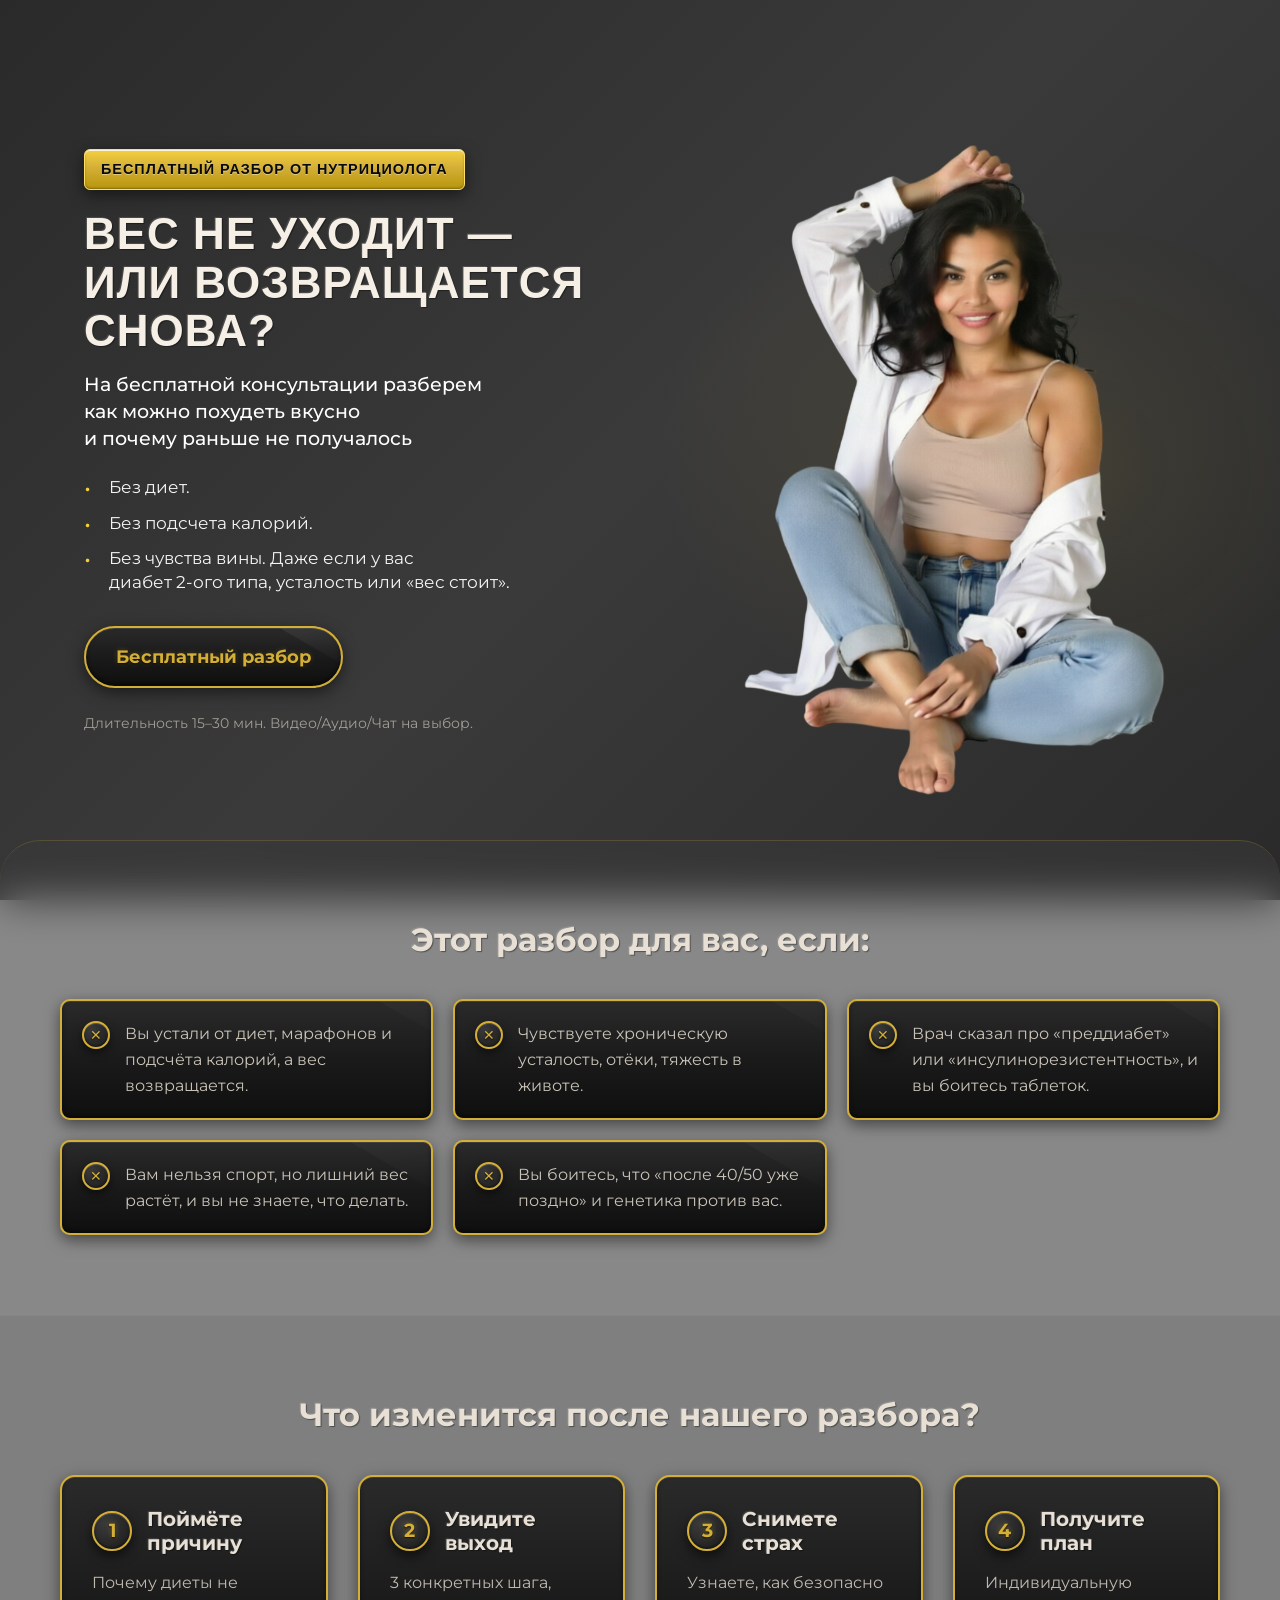
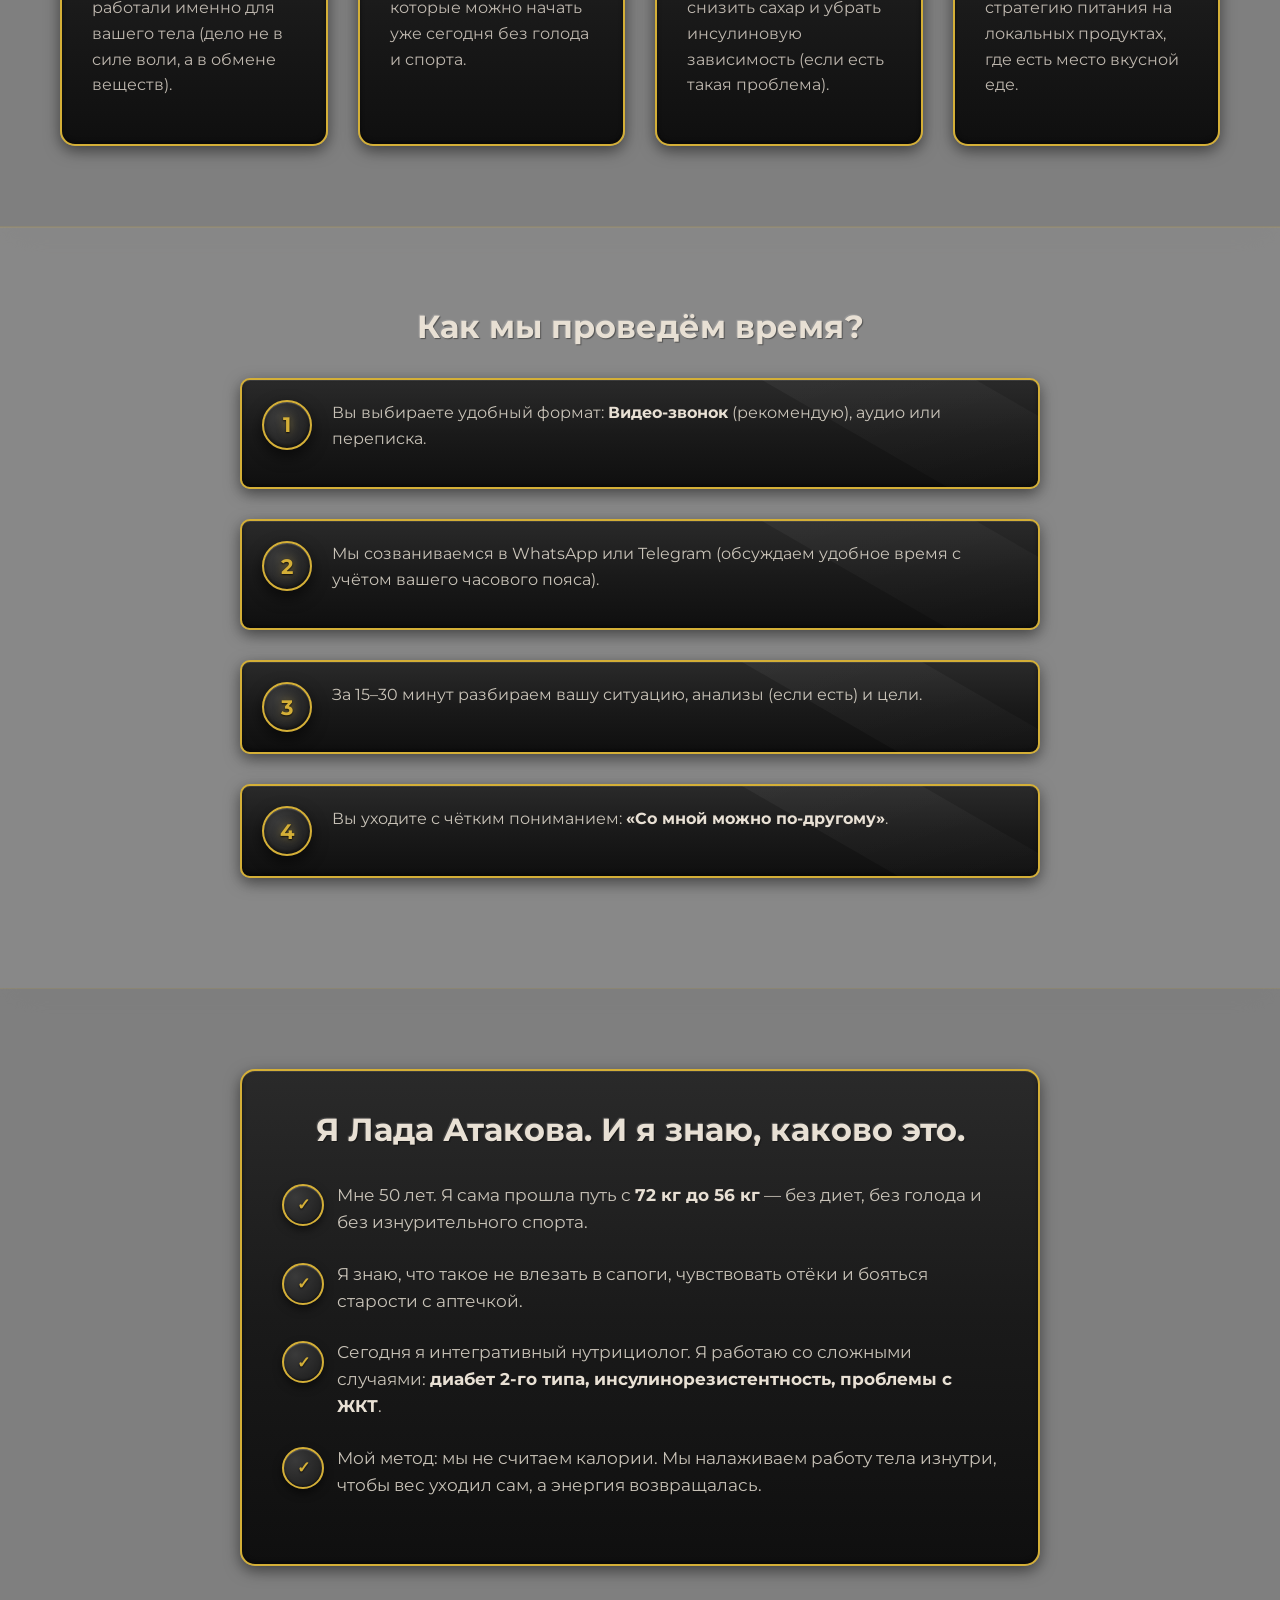
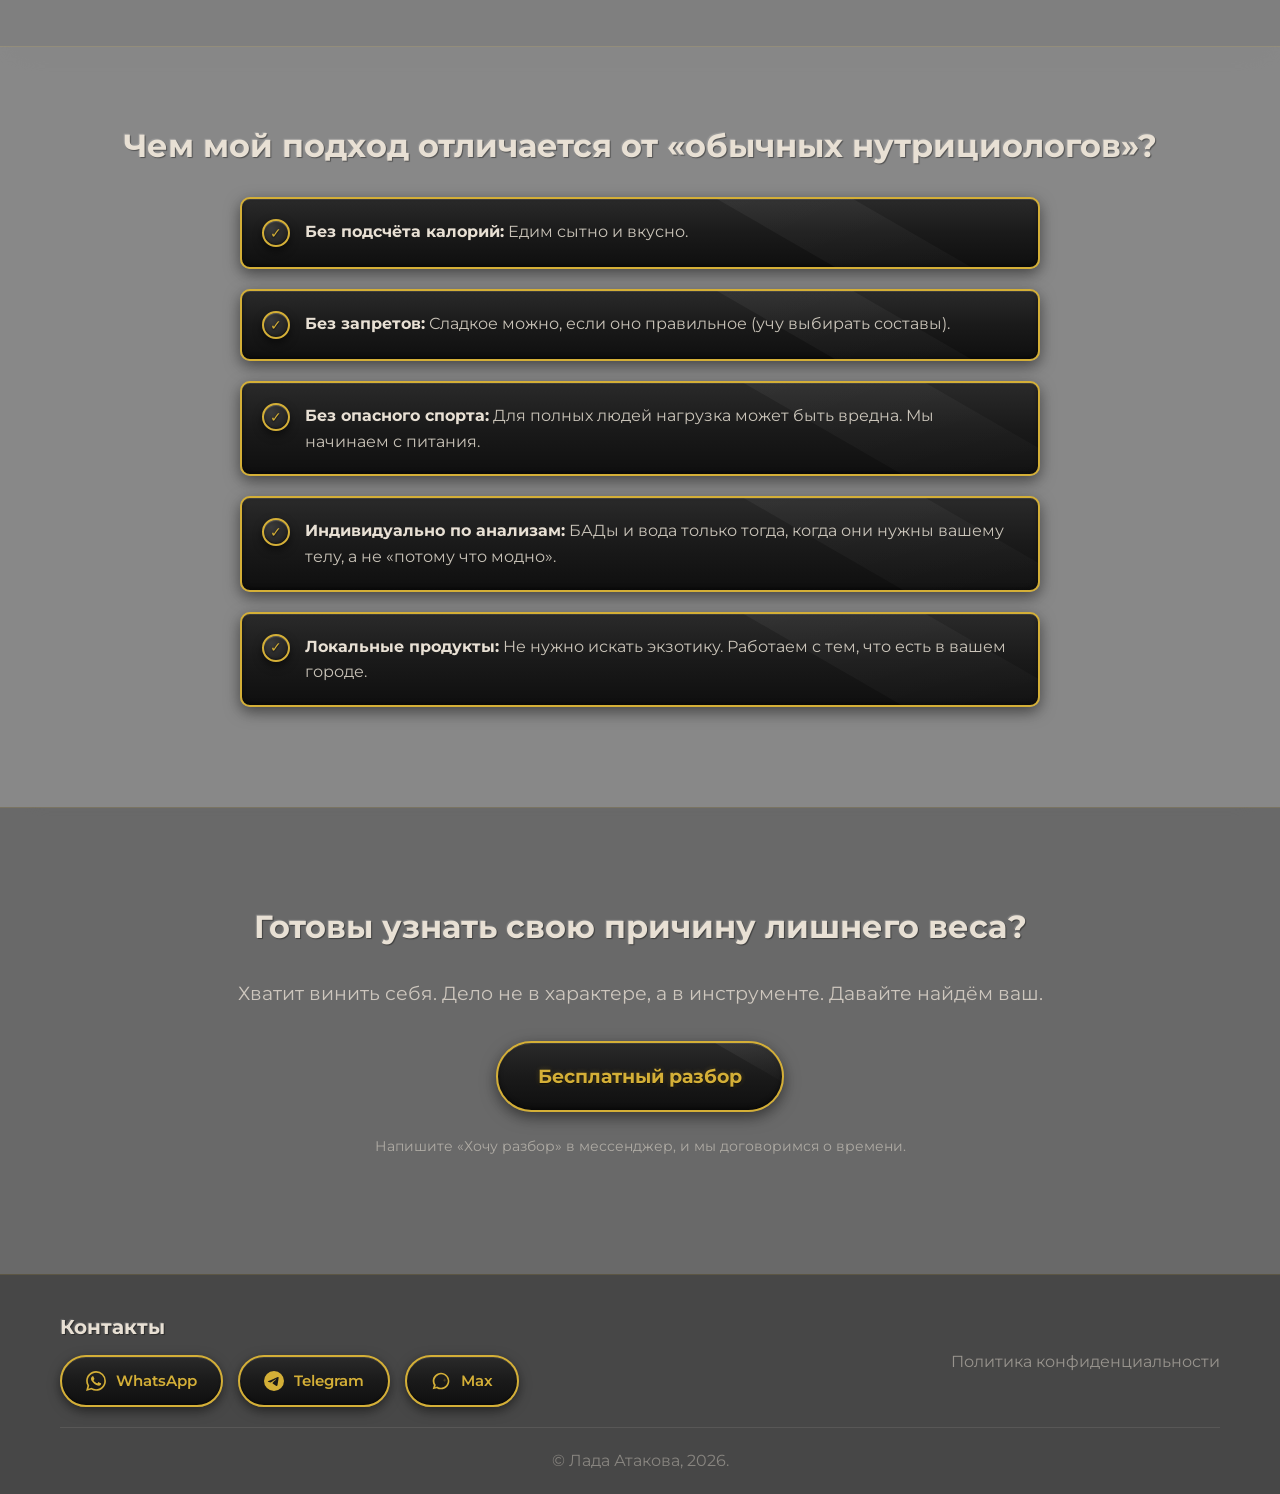
<file: index.html>
<!DOCTYPE html>
<html lang="ru">
<head>
    <meta charset="UTF-8">
    <meta name="viewport" content="width=device-width, initial-scale=1.0">
    <title>Лада Атакова — Похудеть без диет и спорта | Нутрициолог</title>
    <meta name="description" content="Бесплатный разбор питания от интегративного нутрициолога. Похудейте без диет, голода и спорта. Работа с диабетом 2-го типа и инсулинорезистентностью.">
    <link rel="preconnect" href="https://fonts.googleapis.com">
    <link rel="preconnect" href="https://fonts.gstatic.com" crossorigin>
    <link href="https://fonts.googleapis.com/css2?family=Montserrat:wght@400;500;600;700;800&display=swap" rel="stylesheet">
    <link rel="stylesheet" href="styles.css">
</head>
<body>
    <!-- Блок 1: Hero Section -->
    <section class="hero" id="hero">
        <div class="container">
            <div class="hero-wrapper">
                <div class="hero-content">
                    <div class="hero-top-strip">БЕСПЛАТНЫЙ РАЗБОР ОТ НУТРИЦИОЛОГА</div>
                    <h1>ВЕС НЕ УХОДИТ —<br>ИЛИ ВОЗВРАЩАЕТСЯ СНОВА?</h1>
                    <p class="hero-subtitle">На бесплатной консультации разберем<br>как можно похудеть вкусно<br>и почему раньше не получалось</p>
                    <ul class="hero-list">
                        <li>Без диет.</li>
                        <li>Без подсчета калорий.</li>
                        <li>Без чувства вины. Даже если у вас<br>диабет 2-ого типа, усталость или «вес стоит».</li>
                    </ul>
                    <a href="https://wa.me/79991234567?text=Здравствуйте,%20Лада!%20Хочу%20бесплатный%20разбор" class="btn btn-primary" target="_blank">Бесплатный разбор</a>
                    <p class="hero-note">Длительность 15–30 мин. Видео/Аудио/Чат на выбор.</p>
                </div>
                <div class="hero-image">
                    <img src="images/lada-photo1.png" alt="Лада Атакова — интегративный нутрициолог">
                </div>
            </div>
        </div>
    </section>

    <!-- Блок 2: Для кого это? -->
    <section class="for-whom" id="for-whom">
        <div class="container">
            <h2>Этот разбор для вас, если:</h2>
            <div class="for-whom-list">
                <div class="for-whom-item">
                    <div class="icon">✕</div>
                    <p>Вы устали от диет, марафонов и подсчёта калорий, а вес возвращается.</p>
                </div>
                <div class="for-whom-item">
                    <div class="icon">✕</div>
                    <p>Чувствуете хроническую усталость, отёки, тяжесть в животе.</p>
                </div>
                <div class="for-whom-item">
                    <div class="icon">✕</div>
                    <p>Врач сказал про «преддиабет» или «инсулинорезистентность», и вы боитесь таблеток.</p>
                </div>
                <div class="for-whom-item">
                    <div class="icon">✕</div>
                    <p>Вам нельзя спорт, но лишний вес растёт, и вы не знаете, что делать.</p>
                </div>
                <div class="for-whom-item">
                    <div class="icon">✕</div>
                    <p>Вы боитесь, что «после 40/50 уже поздно» и генетика против вас.</p>
                </div>
            </div>
        </div>
    </section>

    <!-- Блок 3: Что вы получите? -->
    <section class="results" id="results">
        <div class="container">
            <h2>Что изменится после нашего разбора?</h2>
            <div class="results-grid">
                <div class="result-card">
                    <div class="result-header">
                        <div class="result-number">1</div>
                        <h3>Поймёте причину</h3>
                    </div>
                    <p>Почему диеты не работали именно для вашего тела (дело не в силе воли, а в обмене веществ).</p>
                </div>
                <div class="result-card">
                    <div class="result-header">
                        <div class="result-number">2</div>
                        <h3>Увидите выход</h3>
                    </div>
                    <p>3 конкретных шага, которые можно начать уже сегодня без голода и спорта.</p>
                </div>
                <div class="result-card">
                    <div class="result-header">
                        <div class="result-number">3</div>
                        <h3>Снимете страх</h3>
                    </div>
                    <p>Узнаете, как безопасно снизить сахар и убрать инсулиновую зависимость (если есть такая проблема).</p>
                </div>
                <div class="result-card">
                    <div class="result-header">
                        <div class="result-number">4</div>
                        <h3>Получите план</h3>
                    </div>
                    <p>Индивидуальную стратегию питания на локальных продуктах, где есть место вкусной еде.</p>
                </div>
            </div>
        </div>
    </section>

    <!-- Блок 4: Как проходит консультация? -->
    <section class="process" id="process">
        <div class="container">
            <h2>Как мы проведём время?</h2>
            <div class="process-steps">
                <div class="process-step">
                    <div class="step-number">1</div>
                    <p>Вы выбираете удобный формат: <strong>Видео-звонок</strong> (рекомендую), аудио или переписка.</p>
                </div>
                <div class="process-step">
                    <div class="step-number">2</div>
                    <p>Мы созваниваемся в WhatsApp или Telegram (обсуждаем удобное время с учётом вашего часового пояса).</p>
                </div>
                <div class="process-step">
                    <div class="step-number">3</div>
                    <p>За 15–30 минут разбираем вашу ситуацию, анализы (если есть) и цели.</p>
                </div>
                <div class="process-step">
                    <div class="step-number">4</div>
                    <p>Вы уходите с чётким пониманием: <strong>«Со мной можно по-другому»</strong>.</p>
                </div>
            </div>
        </div>
    </section>

    <!-- Блок 5: Обо мне -->
    <section class="about" id="about">
        <div class="container">
            <div class="about-content">
                <div class="about-text">
                    <h2>Я Лада Атакова. И я знаю, каково это.</h2>
                    <ul>
                        <li>Мне 50 лет. Я сама прошла путь с <strong>72 кг до 56 кг</strong> — без диет, без голода и без изнурительного спорта.</li>
                        <li>Я знаю, что такое не влезать в сапоги, чувствовать отёки и бояться старости с аптечкой.</li>
                        <li>Сегодня я интегративный нутрициолог. Я работаю со сложными случаями: <strong>диабет 2-го типа, инсулинорезистентность, проблемы с ЖКТ</strong>.</li>
                        <li>Мой метод: мы не считаем калории. Мы налаживаем работу тела изнутри, чтобы вес уходил сам, а энергия возвращалась.</li>
                    </ul>
                </div>
            </div>
        </div>
    </section>

    <!-- Блок 6: Почему именно мой подход? -->
    <section class="approach" id="approach">
        <div class="container">
            <h2>Чем мой подход отличается от «обычных нутрициологов»?</h2>
            <div class="approach-list">
                <div class="approach-item">
                    <div class="check">✓</div>
                    <div class="approach-text">
                        <strong>Без подсчёта калорий:</strong> Едим сытно и вкусно.
                    </div>
                </div>
                <div class="approach-item">
                    <div class="check">✓</div>
                    <div class="approach-text">
                        <strong>Без запретов:</strong> Сладкое можно, если оно правильное (учу выбирать составы).
                    </div>
                </div>
                <div class="approach-item">
                    <div class="check">✓</div>
                    <div class="approach-text">
                        <strong>Без опасного спорта:</strong> Для полных людей нагрузка может быть вредна. Мы начинаем с питания.
                    </div>
                </div>
                <div class="approach-item">
                    <div class="check">✓</div>
                    <div class="approach-text">
                        <strong>Индивидуально по анализам:</strong> БАДы и вода только тогда, когда они нужны вашему телу, а не «потому что модно».
                    </div>
                </div>
                <div class="approach-item">
                    <div class="check">✓</div>
                    <div class="approach-text">
                        <strong>Локальные продукты:</strong> Не нужно искать экзотику. Работаем с тем, что есть в вашем городе.
                    </div>
                </div>
            </div>
        </div>
    </section>

    <!-- Блок 8: Финальный призыв -->
    <section class="final-cta" id="cta">
        <div class="container">
            <h2>Готовы узнать свою причину лишнего веса?</h2>
            <p class="cta-subtitle">Хватит винить себя. Дело не в характере, а в инструменте. Давайте найдём ваш.</p>
            <a href="https://wa.me/79991234567?text=Здравствуйте,%20Лада!%20Хочу%20бесплатный%20разбор" class="btn btn-primary btn-large" target="_blank">Бесплатный разбор</a>
            <p class="cta-note">Напишите «Хочу разбор» в мессенджер, и мы договоримся о времени.</p>
        </div>
    </section>

    <!-- Блок 9: Footer -->
    <footer class="footer">
        <div class="container">
            <div class="footer-content">
                <div class="footer-contacts">
                    <h3>Контакты</h3>
                    <div class="social-links">
                        <a href="https://wa.me/79991234567?text=Здравствуйте,%20Лада!%20Хочу%20бесплатный%20разбор" class="social-btn whatsapp" target="_blank">
                            <svg class="social-icon" viewBox="0 0 24 24" fill="currentColor">
                                <path d="M17.472 14.382c-.297-.149-1.758-.867-2.03-.967-.273-.099-.471-.148-.67.15-.197.297-.767.966-.94 1.164-.173.199-.347.223-.644.075-.297-.15-1.255-.463-2.39-1.475-.883-.788-1.48-1.761-1.653-2.059-.173-.297-.018-.458.13-.606.134-.133.298-.347.446-.52.149-.174.198-.298.298-.497.099-.198.05-.371-.025-.52-.075-.149-.669-1.612-.916-2.207-.242-.579-.487-.5-.669-.51-.173-.008-.371-.01-.57-.01-.198 0-.52.074-.792.372-.272.297-1.04 1.016-1.04 2.479 0 1.462 1.065 2.875 1.213 3.074.149.198 2.096 3.2 5.077 4.487.709.306 1.262.489 1.694.625.712.227 1.36.195 1.871.118.571-.085 1.758-.719 2.006-1.413.248-.694.248-1.289.173-1.413-.074-.124-.272-.198-.57-.347m-5.421 7.403h-.004a9.87 9.87 0 01-5.031-1.378l-.361-.214-3.741.982.998-3.648-.235-.374a9.86 9.86 0 01-1.51-5.26c.001-5.45 4.436-9.884 9.888-9.884 2.64 0 5.122 1.03 6.988 2.898a9.825 9.825 0 012.893 6.994c-.003 5.45-4.437 9.884-9.885 9.884m8.413-18.297A11.815 11.815 0 0012.05 0C5.495 0 .16 5.335.157 11.892c0 2.096.547 4.142 1.588 5.945L.057 24l6.305-1.654a11.882 11.882 0 005.683 1.448h.005c6.554 0 11.89-5.335 11.893-11.893a11.821 11.821 0 00-3.48-8.413z"/>
                            </svg>
                            <span>WhatsApp</span>
                        </a>
                        <a href="https://t.me/lada_atakova?text=Здравствуйте,%20Лада!%20Хочу%20бесплатный%20разбор" class="social-btn telegram" target="_blank">
                            <svg class="social-icon" viewBox="0 0 24 24" fill="currentColor">
                                <path d="M11.944 0A12 12 0 0 0 0 12a12 12 0 0 0 12 12 12 12 0 0 0 12-12A12 12 0 0 0 12 0a12 12 0 0 0-.056 0zm4.962 7.224c.1-.002.321.023.465.14a.506.506 0 0 1 .171.325c.016.093.036.306.02.472-.18 1.898-.962 6.502-1.36 8.627-.168.9-.499 1.201-.82 1.23-.696.065-1.225-.46-1.9-.902-1.056-.693-1.653-1.124-2.678-1.8-1.185-.78-.417-1.21.258-1.91.177-.184 3.247-2.977 3.307-3.23.007-.032.014-.15-.056-.212s-.174-.041-.249-.024c-.106.024-1.793 1.14-5.061 3.345-.48.33-.913.49-1.302.48-.428-.008-1.252-.241-1.865-.44-.752-.245-1.349-.374-1.297-.789.027-.216.325-.437.893-.663 3.498-1.524 5.83-2.529 6.998-3.014 3.332-1.386 4.025-1.627 4.476-1.635z"/>
                            </svg>
                            <span>Telegram</span>
                        </a>
                        <a href="https://max.ru/u/f9LHodD0cOIUAKk7Yp8e27ck7IrfPxS9afgSDBQ0DnLxehrFkTxO53OahFk" class="social-btn max" target="_blank">
                            <svg class="social-icon" viewBox="0 0 24 24" fill="currentColor">
                                <path d="M12 2C6.477 2 2 6.477 2 12c0 1.89.525 3.66 1.438 5.168L2 22l4.832-1.438A9.955 9.955 0 0012 22c5.523 0 10-4.477 10-10S17.523 2 12 2zm0 18a8 8 0 01-4.243-1.216l-.25-.15-2.5.75.75-2.5-.15-.25A8 8 0 1112 20z"/>
                                <path d="M16.5 13c-.276 0-.5-.224-.5-.5v-1h-1c-.276 0-.5-.224-.5-.5s.224-.5.5-.5h1v-1c0-.276.224-.5.5-.5s.5.224.5.5v1h1c.276 0 .5.224.5.5s-.224.5-.5.5h-1v1c0 .276-.224.5-.5.5z" opacity="0.3"/>
                            </svg>
                            <span>Max</span>
                        </a>
                    </div>
                </div>
                <div class="footer-legal">
                    <a href="privacy.html">Политика конфиденциальности</a>
                </div>
            </div>
            <div class="footer-bottom">
                <p>© Лада Атакова, 2026.</p>
            </div>
        </div>
    </footer>

    <!-- Модальное окно согласия на обработку данных -->
    <div id="consent-modal" class="modal-overlay">
        <div class="modal-content modal-collapsed">
            <div class="modal-main-view">
                <div class="modal-mini-header">
                    <svg class="shield-icon" viewBox="0 0 24 24" fill="currentColor">
                        <path d="M12 1L3 5v6c0 5.55 3.84 10.74 9 12 5.16-1.26 9-6.45 9-12V5l-9-4zm-2 16l-4-4 1.41-1.41L10 14.17l6.59-6.59L18 9l-8 8z"/>
                    </svg>
                    <div class="modal-mini-text">
                        <h3>Согласие на обработку данных</h3>
                        <p>Нажимая кнопку, вы соглашаетесь с <a href="privacy.html" target="_blank">политикой конфиденциальности</a></p>
                    </div>
                </div>
                <div class="modal-mini-actions">
                    <button type="button" id="toggle-details" class="btn-toggle-details">
                        <span class="toggle-text">Подробнее</span>
                        <svg class="toggle-arrow" viewBox="0 0 24 24" fill="currentColor">
                            <path d="M7 10l5 5 5-5z"/>
                        </svg>
                    </button>
                    <label class="btn-consent-label" for="consent-check-mini">
                        <input type="checkbox" id="consent-check-mini" class="consent-check-mini">
                        <span>Согласен</span>
                    </label>
                </div>
            </div>

            <!-- Дополнительная информация (скрыта по умолчанию) -->
            <div id="legal-details" class="legal-details" style="display: none;">
                <hr class="modal-divider">
                <div class="modal-body">
                    <p>В соответствии с Федеральным законом от 27.07.2006 № 152-ФЗ «О персональных данных»:</p>
                    <p>Нажимая кнопку перехода в мессенджер, вы даёте <strong>своё согласие</strong> на обработку ваших персональных данных, включая:</p>
                    <ul>
                        <li>Имя (указанное в мессенджере)</li>
                        <li>Номер телефона / аккаунт</li>
                        <li>Сообщения, отправленные в ходе общения</li>
                    </ul>
                    <p><strong>Цель обработки:</strong> запись на бесплатную консультацию, оказание услуг нутрициолога, информирование об услугах.</p>
                    <p><strong>Срок хранения:</strong> данные хранятся до момента отзыва согласия.</p>
                    <p>Вы имеете право отозвать согласие в любой момент, направив соответствующий запрос.</p>
                    <p>Подробная информация — в <a href="privacy.html" target="_blank">Политике конфиденциальности</a>.</p>
                </div>
            </div>
        </div>
    </div>

    <script src="script.js"></script>
</body>
</html>
</file>
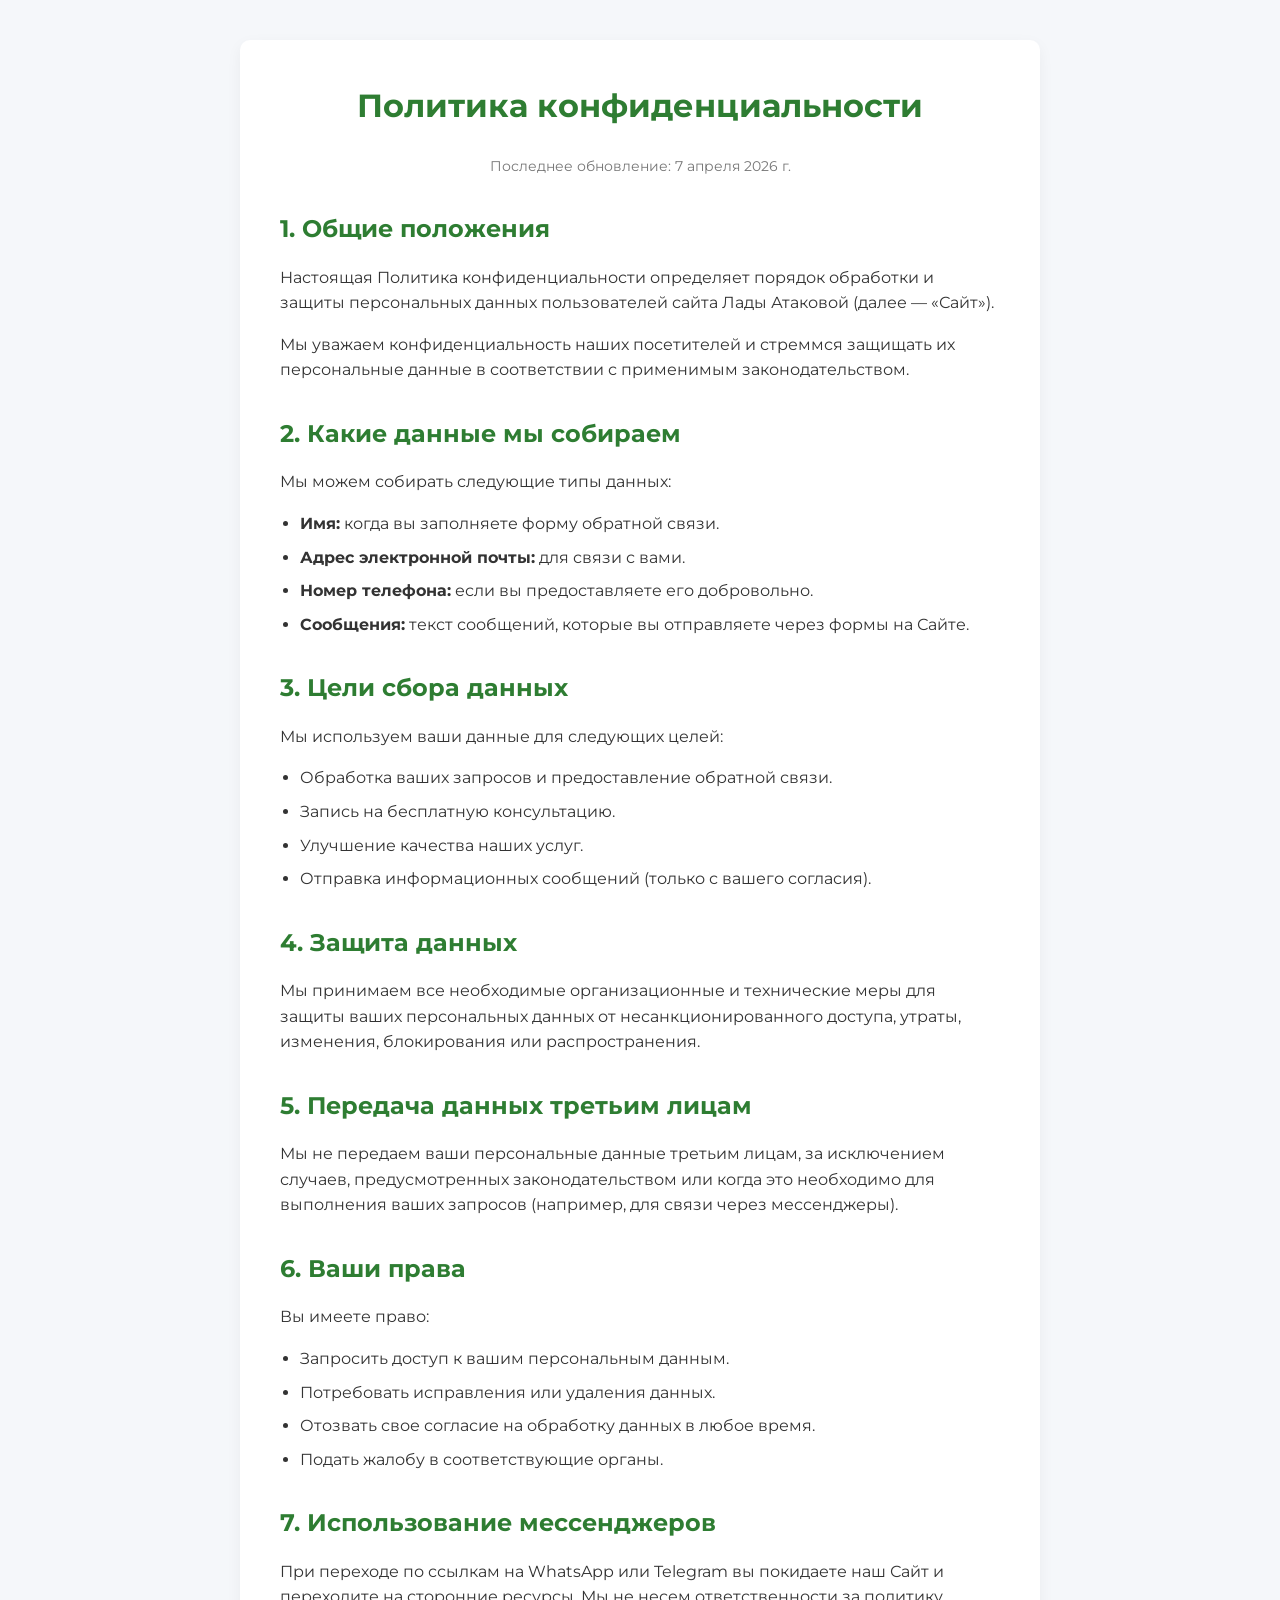
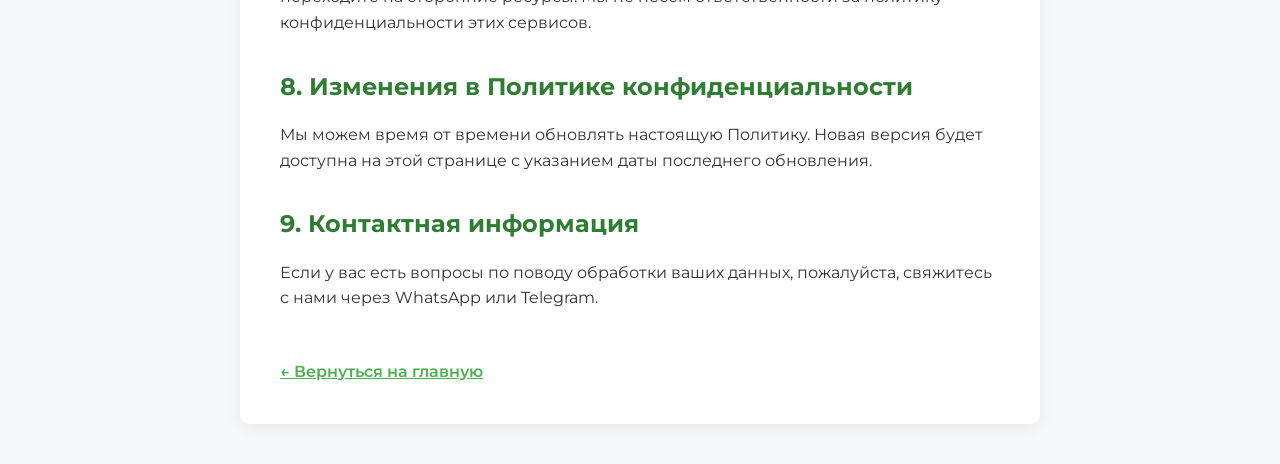
<file: privacy.html>
<!DOCTYPE html>
<html lang="ru">
<head>
    <meta charset="UTF-8">
    <meta name="viewport" content="width=device-width, initial-scale=1.0">
    <title>Политика конфиденциальности — Лада Атакова</title>
    <link rel="preconnect" href="https://fonts.googleapis.com">
    <link rel="preconnect" href="https://fonts.gstatic.com" crossorigin>
    <link href="https://fonts.googleapis.com/css2?family=Montserrat:wght@400;500;600;700&display=swap" rel="stylesheet">
    <style>
        * {
            margin: 0;
            padding: 0;
            box-sizing: border-box;
        }

        body {
            font-family: 'Montserrat', sans-serif;
            line-height: 1.6;
            color: #333;
            background: #F5F7FA;
            padding: 40px 20px;
        }

        .container {
            max-width: 800px;
            margin: 0 auto;
            background: white;
            padding: 40px;
            border-radius: 10px;
            box-shadow: 0 5px 15px rgba(0, 0, 0, 0.05);
        }

        h1 {
            font-size: 2rem;
            color: #2E7D32;
            margin-bottom: 1.5rem;
            text-align: center;
        }

        h2 {
            font-size: 1.5rem;
            color: #2E7D32;
            margin-top: 2rem;
            margin-bottom: 1rem;
        }

        p {
            margin-bottom: 1rem;
        }

        ul {
            margin-left: 20px;
            margin-bottom: 1rem;
        }

        li {
            margin-bottom: 0.5rem;
        }

        .back-link {
            display: inline-block;
            margin-top: 2rem;
            color: #4CAF50;
            font-weight: 600;
        }

        .back-link:hover {
            text-decoration: underline;
        }

        .last-updated {
            text-align: center;
            color: #777;
            font-size: 0.9rem;
            margin-bottom: 2rem;
        }

        @media (max-width: 768px) {
            .container {
                padding: 20px;
            }

            h1 {
                font-size: 1.75rem;
            }

            h2 {
                font-size: 1.25rem;
            }
        }
    </style>
</head>
<body>
    <div class="container">
        <h1>Политика конфиденциальности</h1>
        <p class="last-updated">Последнее обновление: 7 апреля 2026 г.</p>

        <h2>1. Общие положения</h2>
        <p>Настоящая Политика конфиденциальности определяет порядок обработки и защиты персональных данных пользователей сайта Лады Атаковой (далее — «Сайт»).</p>
        <p>Мы уважаем конфиденциальность наших посетителей и стреммся защищать их персональные данные в соответствии с применимым законодательством.</p>

        <h2>2. Какие данные мы собираем</h2>
        <p>Мы можем собирать следующие типы данных:</p>
        <ul>
            <li><strong>Имя:</strong> когда вы заполняете форму обратной связи.</li>
            <li><strong>Адрес электронной почты:</strong> для связи с вами.</li>
            <li><strong>Номер телефона:</strong> если вы предоставляете его добровольно.</li>
            <li><strong>Сообщения:</strong> текст сообщений, которые вы отправляете через формы на Сайте.</li>
        </ul>

        <h2>3. Цели сбора данных</h2>
        <p>Мы используем ваши данные для следующих целей:</p>
        <ul>
            <li>Обработка ваших запросов и предоставление обратной связи.</li>
            <li>Запись на бесплатную консультацию.</li>
            <li>Улучшение качества наших услуг.</li>
            <li>Отправка информационных сообщений (только с вашего согласия).</li>
        </ul>

        <h2>4. Защита данных</h2>
        <p>Мы принимаем все необходимые организационные и технические меры для защиты ваших персональных данных от несанкционированного доступа, утраты, изменения, блокирования или распространения.</p>

        <h2>5. Передача данных третьим лицам</h2>
        <p>Мы не передаем ваши персональные данные третьим лицам, за исключением случаев, предусмотренных законодательством или когда это необходимо для выполнения ваших запросов (например, для связи через мессенджеры).</p>

        <h2>6. Ваши права</h2>
        <p>Вы имеете право:</p>
        <ul>
            <li>Запросить доступ к вашим персональным данным.</li>
            <li>Потребовать исправления или удаления данных.</li>
            <li>Отозвать свое согласие на обработку данных в любое время.</li>
            <li>Подать жалобу в соответствующие органы.</li>
        </ul>

        <h2>7. Использование мессенджеров</h2>
        <p>При переходе по ссылкам на WhatsApp или Telegram вы покидаете наш Сайт и переходите на сторонние ресурсы. Мы не несем ответственности за политику конфиденциальности этих сервисов.</p>

        <h2>8. Изменения в Политике конфиденциальности</h2>
        <p>Мы можем время от времени обновлять настоящую Политику. Новая версия будет доступна на этой странице с указанием даты последнего обновления.</p>

        <h2>9. Контактная информация</h2>
        <p>Если у вас есть вопросы по поводу обработки ваших данных, пожалуйста, свяжитесь с нами через WhatsApp или Telegram.</p>

        <a href="index.html" class="back-link">← Вернуться на главную</a>
    </div>
</body>
</html>
</file>
<file: styles.css>
/* ===== RESET & BASE ===== */
* {
    margin: 0;
    padding: 0;
    box-sizing: border-box;
}

html {
    scroll-behavior: smooth;
}

body {
    font-family: 'Montserrat', sans-serif;
    line-height: 1.6;
    color: #333;
    background: linear-gradient(135deg, #1a1a1a 0%, #2a2a2a 25%, #3a3a3a 50%, #2a2a2a 75%, #1a1a1a 100%);
    background-attachment: fixed;
    position: relative;
}

/* Декоративные элементы на фоне */
body::before,
body::after {
    content: '';
    position: fixed;
    border-radius: 50%;
    z-index: 0;
    pointer-events: none;
}

body::before {
    width: 600px;
    height: 600px;
    background: radial-gradient(circle, rgba(212, 175, 55, 0.08) 0%, transparent 70%);
    top: 10%;
    left: -10%;
}

body::after {
    width: 500px;
    height: 500px;
    background: radial-gradient(circle, rgba(244, 208, 63, 0.06) 0%, transparent 70%);
    bottom: 20%;
    right: -5%;
}

.container {
    max-width: 1200px;
    margin: 0 auto;
    padding: 0 20px;
}

h1, h2, h3 {
    font-weight: 700;
    line-height: 1.2;
    margin-bottom: 1rem;
}

h1 {
    font-size: 2.5rem;
}

h2 {
    font-size: 2rem;
    text-align: center;
    margin-bottom: 2rem;
    text-shadow: 1px 1px 1px rgba(0, 0, 0, 0.4), -1px -1px 1px rgba(255, 255, 255, 0.15);
}

h3 {
    font-size: 1.25rem;
    text-shadow: 1px 1px 1px rgba(0, 0, 0, 0.4), -1px -1px 1px rgba(255, 255, 255, 0.15);
}

p {
    margin-bottom: 1rem;
}

a {
    text-decoration: none;
    color: inherit;
}

/* ===== BUTTONS ===== */
.btn {
    display: inline-block;
    padding: 15px 30px;
    border-radius: 50px;
    font-weight: 600;
    font-size: 1.1rem;
    text-align: center;
    cursor: pointer;
    transition: all 0.3s ease;
    border: none;
}

.btn-primary {
    position: relative;
    background: linear-gradient(180deg, #2a2a2a 0%, #1a1a1a 50%, #0f0f0f 100%);
    color: #d4af37;
    font-weight: 700;
    border: 2px solid #d4af37;
    box-shadow: 
        0 5px 15px rgba(0, 0, 0, 0.5),
        inset 0 1px 0 rgba(255, 255, 255, 0.1),
        inset 0 -2px 4px rgba(0, 0, 0, 0.5);
    text-shadow: 0 1px 2px rgba(0, 0, 0, 0.8), 0 0 5px rgba(212, 175, 55, 0.3);
    overflow: hidden;
    transition: all 0.3s ease;
}

/* Glass shine effect */
.btn-primary::after {
    content: '';
    position: absolute;
    top: 0;
    left: 0;
    right: 0;
    bottom: 0;
    background: linear-gradient(135deg, rgba(255,255,255,0) 0%, rgba(255,255,255,0.1) 40%, rgba(255,255,255,0.4) 50%, rgba(255,255,255,0.1) 60%, rgba(255,255,255,0) 100%);
    transform: rotate(30deg) translateY(-150%);
    transition: transform 0.6s ease;
    pointer-events: none;
}

.btn-primary:hover {
    transform: translateY(-3px);
    box-shadow: 
        0 8px 25px rgba(0, 0, 0, 0.6),
        inset 0 1px 0 rgba(255, 255, 255, 0.2),
        inset 0 -2px 4px rgba(0, 0, 0, 0.5);
    border-color: #f4d03f;
}

.btn-primary:hover::after {
    transform: rotate(30deg) translateY(150%);
}

.btn-large {
    padding: 18px 40px;
    font-size: 1.2rem;
}

/* ===== HERO SECTION ===== */
.hero {
    padding: 80px 0;
    position: relative;
    overflow: hidden;
    background: linear-gradient(135deg, #2a2a2a 0%, #3a3a3a 50%, #2a2a2a 100%);
    min-height: 100vh;
    display: flex;
    align-items: center;
}

.hero-wrapper {
    display: flex;
    align-items: center;
    justify-content: space-between;
    gap: 40px;
    position: relative;
    z-index: 2;
}

.hero-content {
    flex: 1;
    max-width: 600px;
    z-index: 2;
}

.hero-top-strip {
    display: inline-block;
    width: fit-content;
    background: linear-gradient(180deg, #f4d03f 0%, #d4af37 45%, #b8960c 100%);
    color: #0a0a0a;
    font-family: 'Oswald', sans-serif;
    font-weight: 600;
    font-size: 0.9rem;
    text-transform: uppercase;
    letter-spacing: 1px;
    padding: 8px 16px;
    border-radius: 6px;
    margin-bottom: 20px;
    margin-left: 0;
    border: 1px solid #ffe066;
    box-shadow: 
        0 5px 15px rgba(0, 0, 0, 0.5),
        inset 0 1px 0 rgba(255, 255, 255, 0.8),
        inset 0 -1px 2px rgba(0, 0, 0, 0.3);
    text-shadow: 0 1px 0 rgba(255, 255, 255, 0.4);
}

.hero-content h1 {
    color: #f5efe6;
    margin-bottom: 1rem;
    font-size: 2.75rem;
    font-family: 'Oswald', sans-serif;
    font-weight: 700;
    line-height: 1.1;
    text-transform: uppercase;
    letter-spacing: 1px;
    text-shadow: 
        1px 1px 1px rgba(0, 0, 0, 0.4), 
        -1px -1px 1px rgba(255, 255, 255, 0.15);
}

.hero-subtitle {
    font-size: 1.2rem;
    color: #fff;
    margin-bottom: 1.5rem;
    line-height: 1.4;
    font-weight: 500;
}

.hero-list {
    list-style: none;
    padding: 0;
    margin-bottom: 2rem;
}

.hero-list li {
    position: relative;
    padding-left: 25px;
    margin-bottom: 12px;
    color: rgba(255, 255, 255, 0.95);
    font-size: 1.05rem;
    line-height: 1.4;
}

.hero-list li::before {
    content: '•';
    position: absolute;
    left: 0;
    color: #f4d03f;
    font-size: 1.5rem;
    line-height: 1;
}

.hero-note {
    font-size: 0.9rem;
    color: rgba(232, 224, 212, 0.6);
    margin-top: 1rem;
}

.hero-image {
    flex: 1;
    display: flex;
    justify-content: flex-end;
    align-items: flex-end;
    position: relative;
    z-index: 1;
}

.hero-image img {
    max-width: 100%;
    max-height: 90vh;
    object-fit: contain;
}

/* Декоративный элемент - светящийся круг за фото */
.hero::before {
    content: '';
    position: absolute;
    right: 10%;
    top: 50%;
    transform: translateY(-50%);
    width: 500px;
    height: 500px;
    background: radial-gradient(circle, rgba(212, 175, 55, 0.08) 0%, transparent 70%);
    border-radius: 50%;
    z-index: 0;
}

/* Второй блок перекрывает низ hero */
.for-whom {
    padding: 80px 0;
    background: rgba(58, 58, 58, 0.6);
    backdrop-filter: blur(20px);
    -webkit-backdrop-filter: blur(20px);
    position: relative;
    z-index: 3;
    margin-top: -60px;
    border-radius: 40px 40px 0 0;
    border-top: 1px solid rgba(212, 175, 55, 0.2);
}

.for-whom h2 {
    color: #e8e0d4;
}

.for-whom-list {
    display: grid;
    grid-template-columns: repeat(auto-fit, minmax(300px, 1fr));
    gap: 20px;
    margin-top: 40px;
}

.for-whom-item {
    position: relative;
    display: flex;
    align-items: flex-start;
    gap: 15px;
    padding: 20px;
    background: linear-gradient(180deg, #2a2a2a 0%, #1a1a1a 50%, #0f0f0f 100%);
    border: 2px solid #d4af37;
    border-radius: 10px;
    overflow: hidden;
    transition: all 0.3s ease;
    box-shadow:
        0 5px 15px rgba(0, 0, 0, 0.5),
        inset 0 1px 0 rgba(255, 255, 255, 0.1),
        inset 0 -2px 4px rgba(0, 0, 0, 0.5);
}

/* Glass shine effect для for-whom-item */
.for-whom-item::after {
    content: '';
    position: absolute;
    top: 0;
    left: 0;
    right: 0;
    bottom: 0;
    background: linear-gradient(135deg, rgba(255,255,255,0) 0%, rgba(255,255,255,0.05) 40%, rgba(255,255,255,0.15) 50%, rgba(255,255,255,0.05) 60%, rgba(255,255,255,0) 100%);
    transform: rotate(30deg) translateY(-150%);
    transition: transform 0.6s ease;
    pointer-events: none;
}

.for-whom-item:hover {
    background: linear-gradient(180deg, #333 0%, #222 50%, #111 100%);
    transform: translateY(-5px);
    box-shadow:
        0 8px 25px rgba(0, 0, 0, 0.6),
        inset 0 1px 0 rgba(255, 255, 255, 0.2),
        inset 0 -2px 4px rgba(0, 0, 0, 0.5);
    border-color: #f4d03f;
}

.for-whom-item:hover::after {
    transform: rotate(30deg) translateY(150%);
}

.for-whom-item .icon {
    width: 28px;
    height: 28px;
    min-width: 28px;
    background: radial-gradient(circle at 30% 30%, #3a3a3a, #1a1a1a);
    color: #d4af37;
    border: 2px solid #d4af37;
    border-radius: 50%;
    display: flex;
    align-items: center;
    justify-content: center;
    font-size: 0.9rem;
    box-shadow:
        0 4px 8px rgba(0, 0, 0, 0.5),
        inset 0 1px 1px rgba(255, 255, 255, 0.2),
        inset 0 -1px 2px rgba(0, 0, 0, 0.5);
    text-shadow: 0 1px 2px rgba(0, 0, 0, 0.8);
}

.for-whom-item p {
    color: rgba(232, 224, 212, 0.85);
    margin: 0;
}

/* ===== RESULTS SECTION ===== */
.results {
    padding: 80px 0;
    background: rgba(42, 42, 42, 0.6);
    backdrop-filter: blur(20px);
    -webkit-backdrop-filter: blur(20px);
    border-top: 1px solid rgba(212, 175, 55, 0.15);
    border-bottom: 1px solid rgba(212, 175, 55, 0.15);
}

.results h2 {
    color: #e8e0d4;
}

.results-grid {
    display: grid;
    grid-template-columns: repeat(auto-fit, minmax(250px, 1fr));
    gap: 30px;
    margin-top: 40px;
}

.result-card {
    position: relative;
    background: linear-gradient(180deg, #2a2a2a 0%, #1a1a1a 50%, #0f0f0f 100%);
    border: 2px solid #d4af37;
    padding: 30px;
    border-radius: 15px;
    transition: all 0.3s ease;
    overflow: hidden;
    box-shadow:
        0 5px 15px rgba(0, 0, 0, 0.5),
        inset 0 1px 0 rgba(255, 255, 255, 0.1),
        inset 0 -2px 4px rgba(0, 0, 0, 0.5);
}

/* Glass shine effect для result-card */
.result-card::after {
    content: '';
    position: absolute;
    top: 0;
    left: 0;
    right: 0;
    bottom: 0;
    background: linear-gradient(135deg, rgba(255,255,255,0) 0%, rgba(255,255,255,0.05) 40%, rgba(255,255,255,0.15) 50%, rgba(255,255,255,0.05) 60%, rgba(255,255,255,0) 100%);
    transform: rotate(30deg) translateY(-150%);
    transition: transform 0.6s ease;
    pointer-events: none;
}

.result-card:hover {
    transform: translateY(-10px);
    box-shadow:
        0 8px 25px rgba(0, 0, 0, 0.6),
        inset 0 1px 0 rgba(255, 255, 255, 0.2),
        inset 0 -2px 4px rgba(0, 0, 0, 0.5);
    border-color: #f4d03f;
}

.result-card:hover::after {
    transform: rotate(30deg) translateY(150%);
}

.result-number {
    width: 40px;
    height: 40px;
    background: radial-gradient(circle at 30% 30%, #3a3a3a, #1a1a1a);
    color: #d4af37;
    border-radius: 50%;
    display: flex;
    align-items: center;
    justify-content: center;
    font-weight: 700;
    font-size: 1.2rem;
    border: 2px solid #d4af37;
    box-shadow:
        0 5px 12px rgba(0, 0, 0, 0.6),
        inset 0 1px 1px rgba(255, 255, 255, 0.2),
        inset 0 -1px 3px rgba(0, 0, 0, 0.6);
    text-shadow: 0 1px 2px rgba(0, 0, 0, 0.8), 0 0 5px rgba(212, 175, 55, 0.4);
    flex-shrink: 0;
}

.result-header {
    display: flex;
    align-items: center;
    gap: 15px;
    margin-bottom: 15px;
}

.result-card h3 {
    margin: 0;
    color: #e8e0d4;
}

.result-card p {
    color: rgba(232, 224, 212, 0.8);
}

/* ===== PROCESS SECTION ===== */
.process {
    padding: 80px 0;
    background: rgba(58, 58, 58, 0.6);
    backdrop-filter: blur(20px);
    -webkit-backdrop-filter: blur(20px);
    border-top: 1px solid rgba(212, 175, 55, 0.15);
}

.process h2 {
    color: #e8e0d4;
}

.process-steps {
    max-width: 800px;
    margin: 0 auto;
}

.process-step {
    position: relative;
    display: flex;
    align-items: flex-start;
    gap: 20px;
    margin-bottom: 30px;
    padding: 20px;
    background: linear-gradient(180deg, #2a2a2a 0%, #1a1a1a 50%, #0f0f0f 100%);
    border: 2px solid #d4af37;
    border-radius: 10px;
    overflow: hidden;
    box-shadow:
        0 5px 15px rgba(0, 0, 0, 0.5),
        inset 0 1px 0 rgba(255, 255, 255, 0.1),
        inset 0 -2px 4px rgba(0, 0, 0, 0.5);
    transition: all 0.3s ease;
}

/* Glass shine effect для process-step */
.process-step::after {
    content: '';
    position: absolute;
    top: 0;
    left: 0;
    right: 0;
    bottom: 0;
    background: linear-gradient(135deg, rgba(255,255,255,0) 0%, rgba(255,255,255,0.05) 40%, rgba(255,255,255,0.15) 50%, rgba(255,255,255,0.05) 60%, rgba(255,255,255,0) 100%);
    transform: rotate(30deg) translateY(-150%);
    transition: transform 0.6s ease;
    pointer-events: none;
}

.process-step:hover {
    transform: translateY(-5px);
    box-shadow:
        0 8px 25px rgba(0, 0, 0, 0.6),
        inset 0 1px 0 rgba(255, 255, 255, 0.2),
        inset 0 -2px 4px rgba(0, 0, 0, 0.5);
    border-color: #f4d03f;
}

.process-step:hover::after {
    transform: rotate(30deg) translateY(150%);
}

.step-number {
    width: 50px;
    height: 50px;
    background: radial-gradient(circle at 30% 30%, #3a3a3a, #1a1a1a);
    color: #d4af37;
    border-radius: 50%;
    display: flex;
    align-items: center;
    justify-content: center;
    font-weight: 700;
    font-size: 1.3rem;
    flex-shrink: 0;
    border: 2px solid #d4af37;
    box-shadow:
        0 6px 15px rgba(0, 0, 0, 0.6),
        inset 0 1px 1px rgba(255, 255, 255, 0.2),
        inset 0 -2px 4px rgba(0, 0, 0, 0.6);
    text-shadow: 0 1px 2px rgba(0, 0, 0, 0.8), 0 0 8px rgba(212, 175, 55, 0.5);
}

.process-step p {
    color: rgba(232, 224, 212, 0.85);
}

.process-step strong {
    color: #e8e0d4;
}

/* ===== ABOUT SECTION ===== */
.about {
    padding: 80px 0;
    background: rgba(42, 42, 42, 0.6);
    backdrop-filter: blur(20px);
    -webkit-backdrop-filter: blur(20px);
    border-top: 1px solid rgba(212, 175, 55, 0.15);
}

.about h2 {
    color: #e8e0d4;
}

.about-content {
    position: relative;
    max-width: 800px;
    margin: 0 auto;
    padding: 40px;
    background: linear-gradient(180deg, #2a2a2a 0%, #1a1a1a 50%, #0f0f0f 100%);
    border: 2px solid #d4af37;
    border-radius: 15px;
    overflow: hidden;
    box-shadow:
        0 5px 15px rgba(0, 0, 0, 0.5),
        inset 0 1px 0 rgba(255, 255, 255, 0.1),
        inset 0 -2px 4px rgba(0, 0, 0, 0.5);
}

/* Glass shine effect для about-content */
.about-content::after {
    content: '';
    position: absolute;
    top: 0;
    left: 0;
    right: 0;
    bottom: 0;
    background: linear-gradient(135deg, rgba(255,255,255,0) 0%, rgba(255,255,255,0.05) 40%, rgba(255,255,255,0.15) 50%, rgba(255,255,255,0.05) 60%, rgba(255,255,255,0) 100%);
    transform: rotate(30deg) translateY(-150%);
    transition: transform 0.6s ease;
    pointer-events: none;
}

.about-content:hover::after {
    transform: rotate(30deg) translateY(150%);
}

.about-text ul {
    list-style: none;
    padding: 0;
}

.about-text li {
    margin-bottom: 25px;
    padding-left: 55px;
    position: relative;
    color: rgba(232, 224, 212, 0.85);
    font-size: 1.05rem;
    line-height: 1.6;
}

.about-text li::before {
    content: '✓';
    position: absolute;
    left: 0;
    top: 2px;
    width: 38px;
    height: 38px;
    background: radial-gradient(circle at 30% 30%, #3a3a3a, #1a1a1a);
    color: #d4af37;
    border: 2px solid #d4af37;
    border-radius: 50%;
    display: flex;
    align-items: center;
    justify-content: center;
    font-size: 1rem;
    font-weight: 700;
    box-shadow:
        0 4px 8px rgba(0, 0, 0, 0.5),
        inset 0 1px 1px rgba(255, 255, 255, 0.2),
        inset 0 -1px 2px rgba(0, 0, 0, 0.5);
    text-shadow: 0 1px 2px rgba(0, 0, 0, 0.8);
}

.about-text strong {
    color: #e8e0d4;
}

/* ===== APPROACH SECTION ===== */
.approach {
    padding: 80px 0;
    background: rgba(58, 58, 58, 0.6);
    backdrop-filter: blur(20px);
    -webkit-backdrop-filter: blur(20px);
    border-top: 1px solid rgba(212, 175, 55, 0.15);
}

.approach h2 {
    color: #e8e0d4;
}

.approach-list {
    max-width: 800px;
    margin: 0 auto;
}

.approach-item {
    position: relative;
    display: flex;
    align-items: flex-start;
    gap: 15px;
    margin-bottom: 20px;
    padding: 20px;
    background: linear-gradient(180deg, #2a2a2a 0%, #1a1a1a 50%, #0f0f0f 100%);
    border: 2px solid #d4af37;
    border-radius: 10px;
    overflow: hidden;
    box-shadow:
        0 5px 15px rgba(0, 0, 0, 0.5),
        inset 0 1px 0 rgba(255, 255, 255, 0.1),
        inset 0 -2px 4px rgba(0, 0, 0, 0.5);
    transition: all 0.3s ease;
}

/* Glass shine effect для approach-item */
.approach-item::after {
    content: '';
    position: absolute;
    top: 0;
    left: 0;
    right: 0;
    bottom: 0;
    background: linear-gradient(135deg, rgba(255,255,255,0) 0%, rgba(255,255,255,0.05) 40%, rgba(255,255,255,0.15) 50%, rgba(255,255,255,0.05) 60%, rgba(255,255,255,0) 100%);
    transform: rotate(30deg) translateY(-150%);
    transition: transform 0.6s ease;
    pointer-events: none;
}

.approach-item:hover {
    transform: translateY(-5px);
    box-shadow:
        0 8px 25px rgba(0, 0, 0, 0.6),
        inset 0 1px 0 rgba(255, 255, 255, 0.2),
        inset 0 -2px 4px rgba(0, 0, 0, 0.5);
    border-color: #f4d03f;
}

.approach-item:hover::after {
    transform: rotate(30deg) translateY(150%);
}

.approach-item .check {
    width: 28px;
    height: 28px;
    min-width: 28px;
    background: radial-gradient(circle at 30% 30%, #3a3a3a, #1a1a1a);
    color: #d4af37;
    border: 2px solid #d4af37;
    border-radius: 50%;
    display: flex;
    align-items: center;
    justify-content: center;
    font-size: 0.9rem;
    box-shadow:
        0 4px 8px rgba(0, 0, 0, 0.5),
        inset 0 1px 1px rgba(255, 255, 255, 0.2),
        inset 0 -1px 2px rgba(0, 0, 0, 0.5);
    text-shadow: 0 1px 2px rgba(0, 0, 0, 0.8);
}

.approach-text {
    color: rgba(232, 224, 212, 0.85);
}

.approach-text strong {
    color: #e8e0d4;
}

/* ===== FINAL CTA SECTION ===== */
.final-cta {
    padding: 100px 0;
    background: rgba(42, 42, 42, 0.7);
    backdrop-filter: blur(20px);
    -webkit-backdrop-filter: blur(20px);
    color: #e8e0d4;
    text-align: center;
    border-top: 1px solid rgba(212, 175, 55, 0.15);
}

.final-cta h2 {
    color: #e8e0d4;
}

.cta-subtitle {
    font-size: 1.2rem;
    margin-bottom: 2rem;
    color: rgba(232, 224, 212, 0.8);
}

.cta-note {
    font-size: 0.9rem;
    margin-top: 1rem;
    color: rgba(232, 224, 212, 0.55);
}

.final-cta .btn-primary {
    background: linear-gradient(180deg, #2a2a2a 0%, #1a1a1a 50%, #0f0f0f 100%);
    color: #d4af37;
    font-weight: 700;
    border: 2px solid #d4af37;
    box-shadow: 
        0 5px 15px rgba(0, 0, 0, 0.5),
        inset 0 1px 0 rgba(255, 255, 255, 0.1),
        inset 0 -2px 4px rgba(0, 0, 0, 0.5);
    text-shadow: 0 1px 2px rgba(0, 0, 0, 0.8), 0 0 5px rgba(212, 175, 55, 0.3);
}

.final-cta .btn-primary:hover {
    background: linear-gradient(180deg, #333 0%, #222 50%, #111 100%);
    border-color: #f4d03f;
}

/* ===== FOOTER ===== */
.footer {
    background: rgba(26, 26, 26, 0.8);
    backdrop-filter: blur(20px);
    -webkit-backdrop-filter: blur(20px);
    color: rgba(232, 224, 212, 0.7);
    padding: 40px 0 20px;
    border-top: 1px solid rgba(212, 175, 55, 0.15);
}

.footer h3 {
    color: #e8e0d4;
}

.footer-content {
    display: flex;
    justify-content: space-between;
    align-items: center;
    margin-bottom: 20px;
    flex-wrap: wrap;
    gap: 20px;
}

.footer-contacts h3 {
    margin-bottom: 1rem;
}

.social-links {
    display: flex;
    gap: 15px;
    flex-wrap: wrap;
}

.social-btn {
    display: inline-flex;
    align-items: center;
    gap: 10px;
    padding: 12px 24px;
    border-radius: 50px;
    font-weight: 600;
    font-size: 0.95rem;
    transition: all 0.3s ease;
    text-decoration: none;
    color: #2a2a2a;
}

.social-icon {
    width: 20px;
    height: 20px;
    flex-shrink: 0;
}

.social-btn.whatsapp {
    background: linear-gradient(180deg, #2a2a2a 0%, #1a1a1a 50%, #0f0f0f 100%);
    color: #d4af37;
    box-shadow: 
        0 4px 12px rgba(0, 0, 0, 0.5),
        inset 0 1px 0 rgba(255, 255, 255, 0.1),
        inset 0 -1px 2px rgba(0, 0, 0, 0.5);
    border: 2px solid #d4af37;
}

.social-btn.whatsapp:hover {
    transform: translateY(-3px);
    box-shadow: 
        0 6px 18px rgba(0, 0, 0, 0.6),
        inset 0 1px 0 rgba(255, 255, 255, 0.2),
        inset 0 -1px 2px rgba(0, 0, 0, 0.5),
        0 0 15px rgba(212, 175, 55, 0.2);
}

.social-btn.telegram {
    background: linear-gradient(180deg, #2a2a2a 0%, #1a1a1a 50%, #0f0f0f 100%);
    color: #d4af37;
    box-shadow: 
        0 4px 12px rgba(0, 0, 0, 0.5),
        inset 0 1px 0 rgba(255, 255, 255, 0.1),
        inset 0 -1px 2px rgba(0, 0, 0, 0.5);
    border: 2px solid #d4af37;
}

.social-btn.telegram:hover {
    transform: translateY(-3px);
    box-shadow: 
        0 6px 18px rgba(0, 0, 0, 0.6),
        inset 0 1px 0 rgba(255, 255, 255, 0.2),
        inset 0 -1px 2px rgba(0, 0, 0, 0.5),
        0 0 15px rgba(212, 175, 55, 0.2);
}

.social-btn.max {
    background: linear-gradient(180deg, #2a2a2a 0%, #1a1a1a 50%, #0f0f0f 100%);
    color: #d4af37;
    box-shadow: 
        0 4px 12px rgba(0, 0, 0, 0.5),
        inset 0 1px 0 rgba(255, 255, 255, 0.1),
        inset 0 -1px 2px rgba(0, 0, 0, 0.5);
    border: 2px solid #d4af37;
}

.social-btn.max:hover {
    transform: translateY(-3px);
    box-shadow: 
        0 6px 18px rgba(0, 0, 0, 0.6),
        inset 0 1px 0 rgba(255, 255, 255, 0.2),
        inset 0 -1px 2px rgba(0, 0, 0, 0.5),
        0 0 15px rgba(212, 175, 55, 0.2);
}

.footer-legal a {
    color: rgba(232, 224, 212, 0.5);
    transition: color 0.3s ease;
}

.footer-legal a:hover {
    color: #e8e0d4;
}

.footer-bottom {
    text-align: center;
    padding-top: 20px;
    border-top: 1px solid rgba(232, 224, 212, 0.1);
}

.footer-bottom p {
    margin: 0;
    color: rgba(232, 224, 212, 0.4);
}

/* ===== MODAL ===== */
.modal-overlay {
    display: none;
    position: fixed;
    top: 0;
    left: 0;
    right: 0;
    bottom: 0;
    background: rgba(0, 0, 0, 0.7);
    z-index: 10000;
    justify-content: center;
    align-items: center;
    padding: 20px;
    backdrop-filter: blur(5px);
}

.modal-overlay.active {
    display: flex;
}

.modal-content {
    background: white;
    border-radius: 20px;
    max-width: 420px;
    width: 100%;
    max-height: 90vh;
    overflow-y: auto;
    box-shadow: 0 20px 60px rgba(0, 0, 0, 0.3);
}

.modal-main-view {
    padding: 20px;
    display: flex;
    flex-direction: column;
    gap: 15px;
}

.modal-mini-header {
    display: flex;
    align-items: flex-start;
    gap: 12px;
}

.shield-icon {
    width: 36px;
    height: 36px;
    color: #d4af37;
    flex-shrink: 0;
}

.modal-mini-text h3 {
    margin: 0 0 4px 0;
    font-size: 1.05rem;
    color: #333;
}

.modal-mini-text p {
    margin: 0;
    font-size: 0.85rem;
    color: #666;
    line-height: 1.4;
}

.modal-mini-text a {
    color: #d4af37;
}

.modal-mini-actions {
    display: flex;
    gap: 10px;
    align-items: center;
}

.btn-toggle-details {
    display: flex;
    align-items: center;
    gap: 5px;
    padding: 8px 14px;
    background: #F5F7FA;
    border: none;
    border-radius: 8px;
    cursor: pointer;
    font-size: 0.85rem;
    color: #666;
    transition: all 0.3s ease;
}

.btn-toggle-details:hover {
    background: rgba(212, 175, 55, 0.1);
    color: #d4af37;
}

.toggle-arrow {
    width: 16px;
    height: 16px;
    transition: transform 0.3s ease;
}

.btn-toggle-details.expanded .toggle-arrow {
    transform: rotate(180deg);
}

.btn-consent-label {
    display: flex;
    align-items: center;
    gap: 8px;
    padding: 8px 16px;
    background: linear-gradient(145deg, #1a1a1a 0%, #2d2d2d 40%, #1a1a1a 100%);
    color: #d4af37;
    border-radius: 50px;
    cursor: pointer;
    font-size: 0.9rem;
    font-weight: 600;
    transition: all 0.3s ease;
    margin-left: auto;
    border: 2px solid #d4af37;
    box-shadow: 0 4px 15px rgba(212, 175, 55, 0.2), inset 0 1px 0 rgba(212, 175, 55, 0.15);
    text-shadow: 0 1px 2px rgba(0, 0, 0, 0.5);
}

.btn-consent-label:hover {
    transform: translateY(-2px);
    box-shadow: 0 6px 20px rgba(212, 175, 55, 0.3), inset 0 1px 0 rgba(212, 175, 55, 0.2), 0 0 12px rgba(212, 175, 55, 0.1);
}

.btn-consent-label input[type="checkbox"] {
    width: 18px;
    height: 18px;
    cursor: pointer;
    accent-color: #d4af37;
    margin: 0;
    flex-shrink: 0;
}

.modal-divider {
    border: none;
    border-top: 1px solid #eee;
    margin: 0;
}

.legal-details {
    display: none;
}

.modal-body {
    padding: 20px;
}

.modal-body p {
    margin-bottom: 12px;
    font-size: 0.9rem;
    line-height: 1.6;
    color: #555;
}

.modal-body ul {
    margin: 10px 0 15px 20px;
}

.modal-body li {
    margin-bottom: 8px;
    font-size: 0.9rem;
    color: #555;
}

.modal-body a {
    color: #d4af37;
}

.modal-body strong {
    color: #333;
}

@media (max-width: 480px) {
    .modal-content {
        border-radius: 15px;
        max-width: calc(100% - 20px);
    }

    .modal-main-view {
        padding: 15px;
    }

    .modal-mini-actions {
        flex-direction: column;
        gap: 8px;
    }

    .btn-toggle-details,
    .btn-consent-label {
        width: 100%;
        justify-content: center;
    }

    .btn-consent-label {
        margin-left: 0;
    }

    .modal-body {
        padding: 15px;
    }
}

/* ===== RESPONSIVE ===== */
@media (max-width: 768px) {
    h1 {
        font-size: 2rem;
    }

    h2 {
        font-size: 1.75rem;
    }

    /* Hero на мобильных */
    .hero {
        padding: 60px 0 0 0;
        background: linear-gradient(135deg, #2a2a2a 0%, #3a3a3a 50%, #2a2a2a 100%);
        min-height: auto;
        overflow: visible;
    }

    .hero .container {
        padding: 0;
    }

    .hero-wrapper {
        flex-direction: column-reverse;
        min-height: auto;
        padding: 0 20px 40px;
        text-align: center;
    }

    .hero-content {
        max-width: 100%;
        order: 2;
        display: flex;
        flex-direction: column;
        align-items: flex-start;
        text-align: left;
    }

    .hero-top-strip {
        width: 100%;
        text-align: center;
        margin-left: 0;
        border-radius: 0;
        margin-bottom: 15px;
        padding: 10px 16px;
    }

    .hero-content h1 {
        font-size: 1.75rem;
        color: #e8e0d4;
        text-align: left;
    }

    .hero-subtitle {
        text-align: left;
    }

    .hero-list {
        text-align: left;
        width: 100%;
    }

    .hero-content .btn-primary {
        align-self: center;
        margin-top: 10px;
    }

    .hero-note {
        text-align: center;
        width: 100%;
    }

    .hero-subtitle {
        font-size: 1rem;
        color: rgba(232, 224, 212, 0.8);
    }

    .hero-note {
        color: rgba(232, 224, 212, 0.55);
    }

    .hero-image {
        order: 1;
        justify-content: center;
        margin-bottom: 20px;
        max-height: 50vh;
        overflow: hidden;
    }

    .hero-image img {
        max-height: 50vh;
    }

    .hero::before {
        width: 300px;
        height: 300px;
        right: auto;
        left: 50%;
        transform: translateX(-50%) translateY(-50%);
        top: 40%;
    }

    .for-whom {
        margin-top: -40px;
        border-radius: 30px 30px 0 0;
    }

    .for-whom-list,
    .results-grid {
        grid-template-columns: 1fr;
    }

    .process-step {
        flex-direction: column;
        align-items: center;
        text-align: center;
    }

    .approach-item {
        flex-direction: column;
        align-items: center;
        text-align: center;
    }

    .footer-content {
        flex-direction: column;
        text-align: center;
    }

    .social-links {
        justify-content: center;
    }
}

@media (max-width: 480px) {
    h1 {
        font-size: 1.5rem;
    }

    h2 {
        font-size: 1.3rem;
    }

    .btn {
        padding: 12px 25px;
        font-size: 1rem;
    }

    .btn-primary {
        background: linear-gradient(145deg, #1a1a1a 0%, #2d2d2d 40%, #1a1a1a 100%);
        color: #d4af37;
        font-weight: 700;
        border: 2px solid #d4af37;
        text-shadow: 0 1px 2px rgba(0, 0, 0, 0.5);
    }

    .btn-large {
        padding: 15px 30px;
        font-size: 1.1rem;
    }

    .for-whom,
    .results,
    .process,
    .about,
    .approach {
        padding: 50px 0;
    }

    .final-cta {
        padding: 60px 0;
    }

    /* Адаптация премиальных блоков для мобильных */
    .result-card,
    .process-step,
    .approach-item,
    .for-whom-item,
    .about-content {
        padding: 20px;
        margin-bottom: 20px;
    }

    .result-card:hover,
    .process-step:hover,
    .approach-item:hover,
    .for-whom-item:hover {
        transform: none; /* Отключаем hover-эффект на тач-устройствах */
    }

    .result-header {
        flex-direction: column;
        align-items: center;
        text-align: center;
    }

    .result-number {
        margin-bottom: 0;
    }

    .process-step,
    .approach-item {
        flex-direction: column;
        align-items: center;
        text-align: center;
    }
}
</file>
